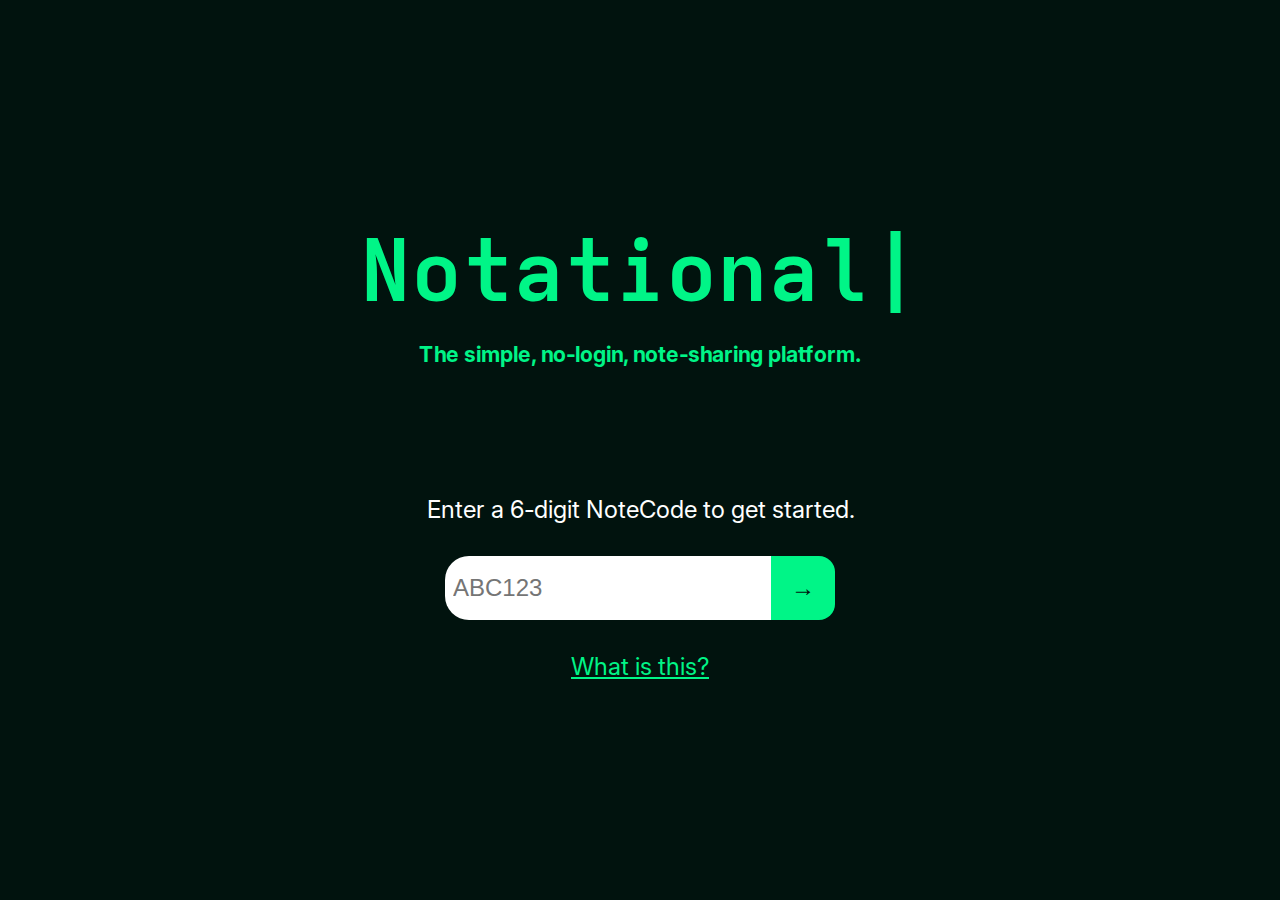
<file: index.html>
<!DOCTYPE html>
<html lang="en">
    <head>
        <title>Notational</title>
        <link rel="stylesheet" href="./styles/styles.css"/>
        <link rel="stylesheet" href="./styles/index.css"/>
    </head>
    <body>
        <main>
            <div id="content-div">
                <div id="heading-div">
                    <h1>Notational<span class="i-beam">|</span></h1>
                    <h2>The simple, no-login, note-sharing platform.</h2>
                </div>
                <p> Enter a 6-digit NoteCode to get started.</p>
                <div id="form-div">
                    <form id="notecode-entry-form" action="notes.php" accept-charset="utf-8">
                        <input
                            type="text"
                            placeholder="ABC123"
                            maxlength="6"
                            minlength="6"
                            name="notecode"
                            pattern="^[A-Za-z0-9]{6}$"
                            id="notecode-entry"
                            required
                        /><input type="submit" value="&rarr;" id="notecode-submit"/>
                    </form>
                </div>
                <a href="./about-notational.html">What is this?</a>
            </div>
        </main>
    </body>
</html>
</file>
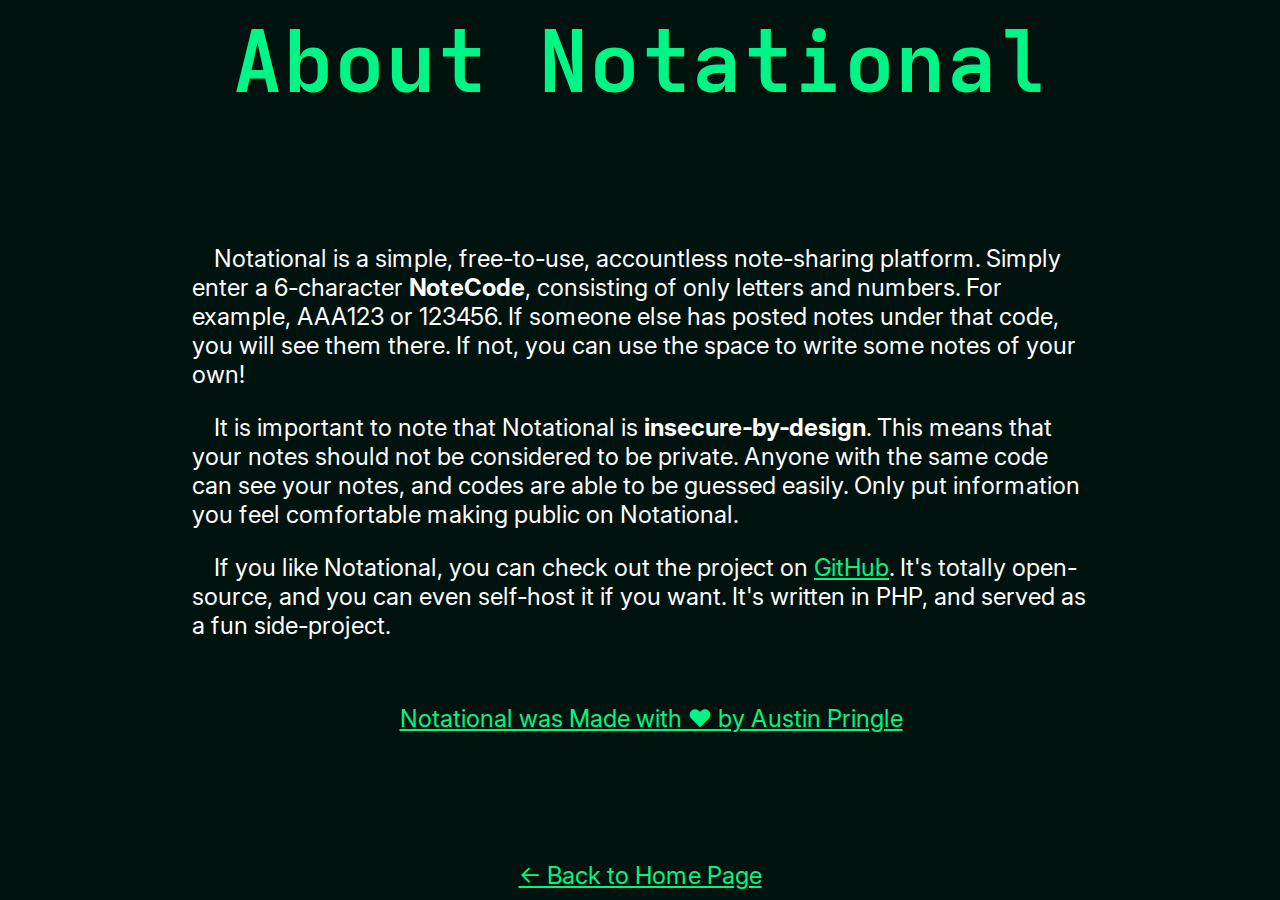
<file: about-notational.html>
<!DOCTYPE html>
<html lang="en">
    <head>
        <title>About Notational</title>
        <link rel="stylesheet" href="./styles/styles.css"/>
        <link rel="stylesheet" href="./styles/about-notational.css"/>
    </head>
    <body>
        <main">
            <div id="content-div">
                <h1>About Notational</h1>
                <div id="text-div">
                    <p>
                        Notational is a simple, free-to-use, accountless note-sharing platform.
                        Simply enter a 6-character <b>NoteCode</b>, consisting of only letters and
                        numbers. For example, AAA123 or 123456. If someone else has posted notes
                        under that code, you will see them there. If not, you can use the space to
                        write some notes of your own!
                    </p>
                    <p>
                        It is important to note that Notational is <b>insecure-by-design</b>. This
                        means that your notes should not be considered to be private. Anyone with
                        the same code can see your notes, and codes are able to be guessed easily.
                        Only put information you feel comfortable making public on Notational.
                    </p>
                    <p>
                        If you like Notational, you can check out the project on
                        <a href="https://github.com/arpringle/notational">GitHub</a>. It's totally
                        open-source, and you can even self-host it if you want. It's written in PHP,
                        and served as a fun side-project.
                    </p>
                    <div id="website-link">
                        <a href="https://austinpringle.com">Notational was Made with &hearts; by Austin Pringle</a>
                    </div>
                </div>
                <a href="./">&larr; Back to Home Page</a>
            </div>
        </main>
    </body>
</html>
</file>
<file: styles/styles.css>
@import url(./font-faces/adwaita-mono/adwaita-mono.css);
@import url(./font-faces/inter-variable/inter-variable.css);

html {
    --bg: #01130E;
    --txt: white;
    --txt-bright: #00F587;
    --deep-green: #034732;
    --faint-text: #A6D3C6;

    background-color: var(--bg);
    color: var(--txt);
}

h1 {
    font-family: 'Adwaita Mono';
    font-weight: 700;
    font-size: 64pt;
    color: var(--txt-bright);

    margin-top: 0px;
    margin-bottom: 16px;
}

h2 {
    font-family: 'Inter Variable';
    font-size: 16pt;
    color: var(--txt-bright);

    margin: 0px;
}

h3 {
    font-family: 'Inter Variable';
    font-size: 16pt;

    margin: 0px;

    margin-bottom: 8px;
    text-align: center;
}

p, a, label {
    font-family: 'Inter Variable';
    font-size: 18pt;
}

a {
    color: var(--txt-bright);
}

a:hover {
    color: var(--txt);
}

#content-div {
    position: absolute; 
    left: 0; 
    right: 0;
    top: 0;
    bottom: 0;
    margin-inline: auto; 
    margin: auto;
    height: fit-content;
    width: fit-content;
    text-align: center;
}

#text-div {
    margin-left: 15vw;
    margin-right: 15vw;
    margin-top: 128px;
    margin-bottom: 128px;
    text-align: left;
    text-indent: 22px;
}

#form-div {
    height: 64px;
    width: 512px;
    margin-top: 32px;
    margin-bottom: 32px;
    margin-left: auto;
    margin-right: auto;
}

#notecode-entry-form{
    height: 100%;
    width: 100%;
}

.i-beam {
    animation-name: ibeam-blink;
    animation-duration:  1s;
    animation-iteration-count: infinite;
}

@keyframes ibeam-blink {
    0%, 100% { opacity: 1; }
    50% { opacity: 0; }
}
</file>
<file: styles/index.css>
#notecode-entry {
    height: 100%;
    border: none;
    padding-top: 0px;
    padding-bottom: 0px;
    padding-left: 8px;
    padding-right: 8px;
    font-size: 18pt;
    border-top-left-radius: 24px;
    border-bottom-left-radius: 24px;
}

#notecode-submit {
    border: none;
    color: var(--bg);
    background-color: #00F587;
    height: 100%;
    aspect-ratio: 1/1;
    font-size: 18pt;
    border-top-left-radius: 0px;
    border-bottom-left-radius: 0px;
    border-top-right-radius: 16px;
    border-bottom-right-radius: 16px;
    transition: background-color 0.25s, color 0.25s;
}

#notecode-submit:hover {
    color: white;
    background-color: #034732;
}

#heading-div {
    margin-bottom: 128px;
}
</file>
<file: styles/about-notational.css>
main {
    text-align: center;
}

#website-link {
    text-align: center;
    margin-top: 64px;
}
</file>
